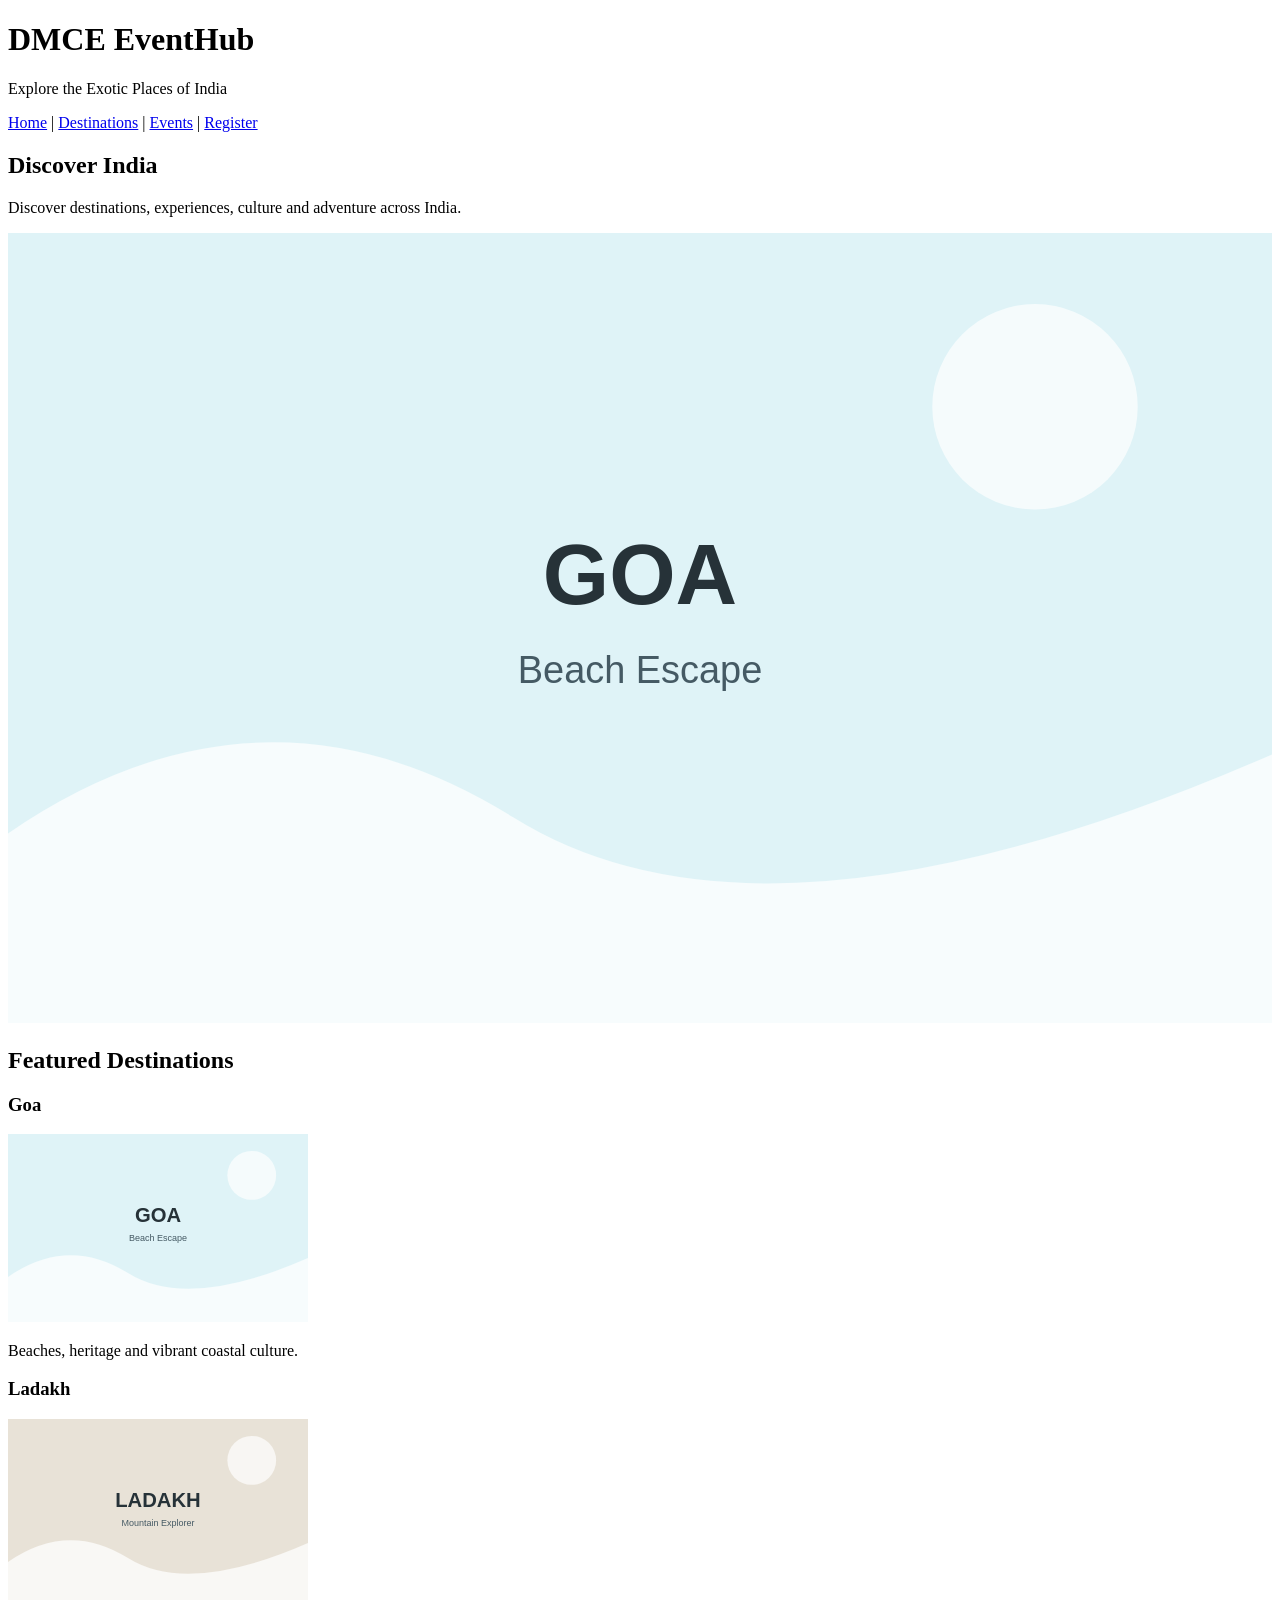
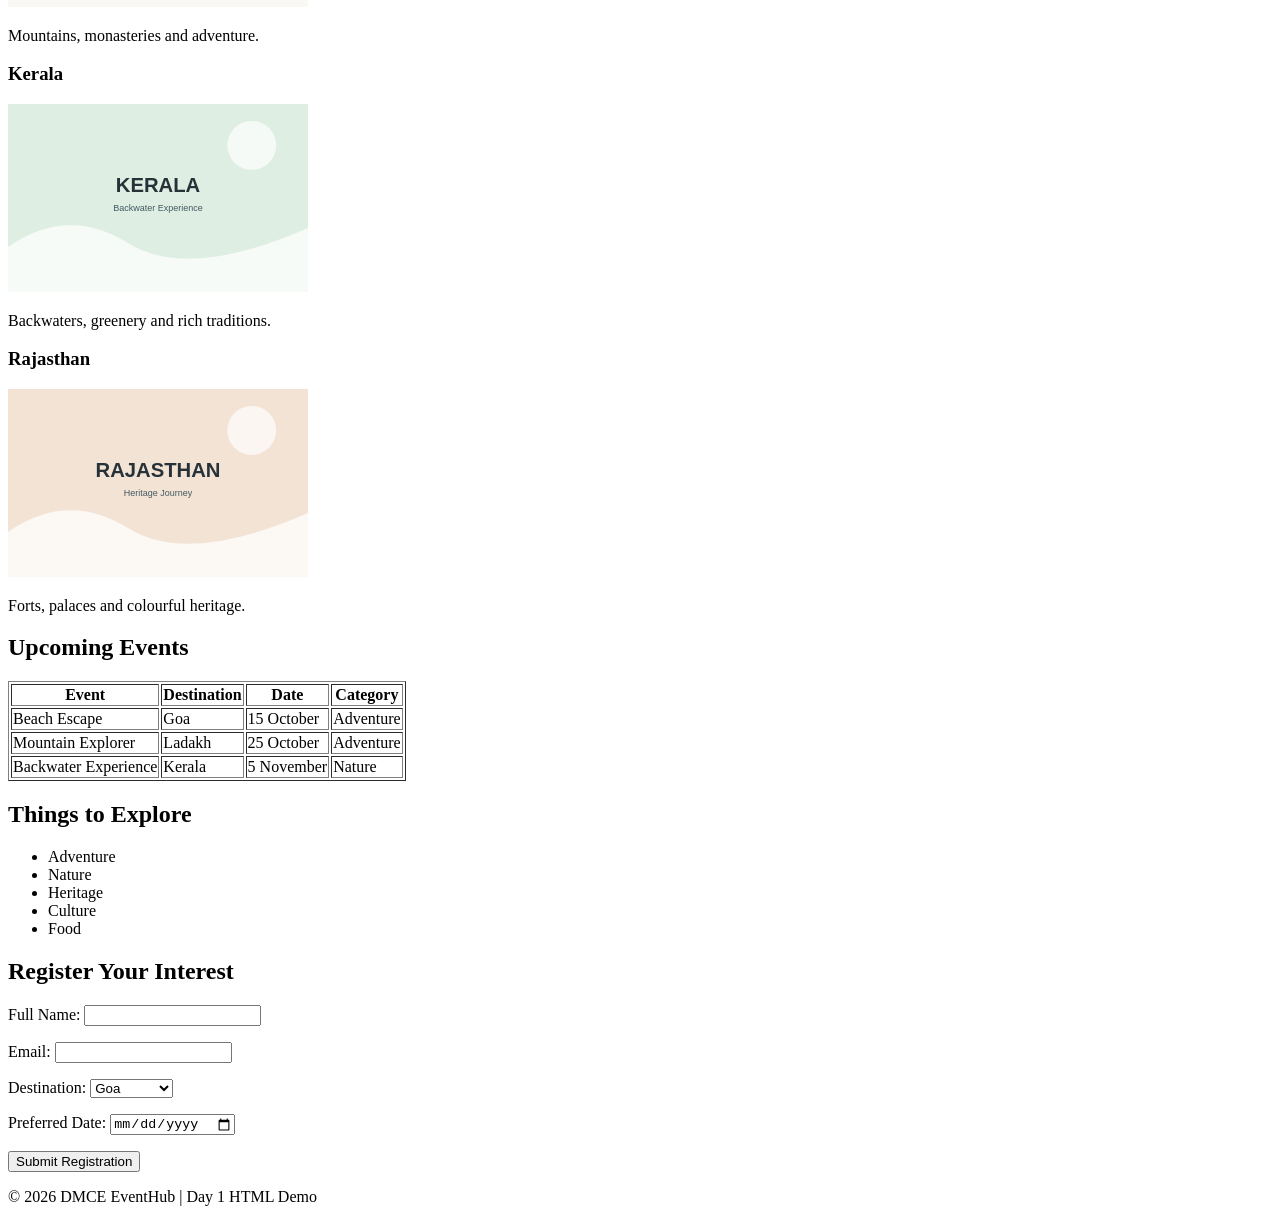
<file: Day1_HTML/index.html>
<!DOCTYPE html>
<html lang="en">
<head>
  <meta charset="UTF-8">
  <meta name="viewport" content="width=device-width, initial-scale=1.0">
  <title>DMCE EventHub | Day 1 HTML</title>
</head>
<body>
  <header>
    <h1>DMCE EventHub</h1>
    <p>Explore the Exotic Places of India</p>
  </header>

  <nav>
    <a href="#home">Home</a> |
    <a href="#destinations">Destinations</a> |
    <a href="#events">Events</a> |
    <a href="#register">Register</a>
  </nav>

  <main>
    <section id="home">
      <h2>Discover India</h2>
      <p>Discover destinations, experiences, culture and adventure across India.</p>
      <img src="images/goa.svg" alt="Illustration representing Goa">
    </section>

    <section id="destinations">
      <h2>Featured Destinations</h2>

      <article>
        <h3>Goa</h3>
        <img src="images/goa.svg" alt="Goa destination illustration" width="300">
        <p>Beaches, heritage and vibrant coastal culture.</p>
      </article>

      <article>
        <h3>Ladakh</h3>
        <img src="images/ladakh.svg" alt="Ladakh destination illustration" width="300">
        <p>Mountains, monasteries and adventure.</p>
      </article>

      <article>
        <h3>Kerala</h3>
        <img src="images/kerala.svg" alt="Kerala destination illustration" width="300">
        <p>Backwaters, greenery and rich traditions.</p>
      </article>

      <article>
        <h3>Rajasthan</h3>
        <img src="images/rajasthan.svg" alt="Rajasthan destination illustration" width="300">
        <p>Forts, palaces and colourful heritage.</p>
      </article>
    </section>

    <section id="events">
      <h2>Upcoming Events</h2>
      <table border="1">
        <thead>
          <tr><th>Event</th><th>Destination</th><th>Date</th><th>Category</th></tr>
        </thead>
        <tbody>
          <tr><td>Beach Escape</td><td>Goa</td><td>15 October</td><td>Adventure</td></tr>
          <tr><td>Mountain Explorer</td><td>Ladakh</td><td>25 October</td><td>Adventure</td></tr>
          <tr><td>Backwater Experience</td><td>Kerala</td><td>5 November</td><td>Nature</td></tr>
        </tbody>
      </table>
    </section>

    <section>
      <h2>Things to Explore</h2>
      <ul>
        <li>Adventure</li><li>Nature</li><li>Heritage</li><li>Culture</li><li>Food</li>
      </ul>
    </section>

    <section id="register">
      <h2>Register Your Interest</h2>
      <form>
        <p><label for="name">Full Name:</label> <input id="name" type="text" required></p>
        <p><label for="email">Email:</label> <input id="email" type="email" required></p>
        <p>
          <label for="destination">Destination:</label>
          <select id="destination">
            <option>Goa</option><option>Ladakh</option><option>Kerala</option><option>Rajasthan</option>
          </select>
        </p>
        <p><label for="date">Preferred Date:</label> <input id="date" type="date"></p>
        <button type="submit">Submit Registration</button>
      </form>
    </section>
  </main>

  <footer><p>© 2026 DMCE EventHub | Day 1 HTML Demo</p></footer>
</body>
</html>
</file>
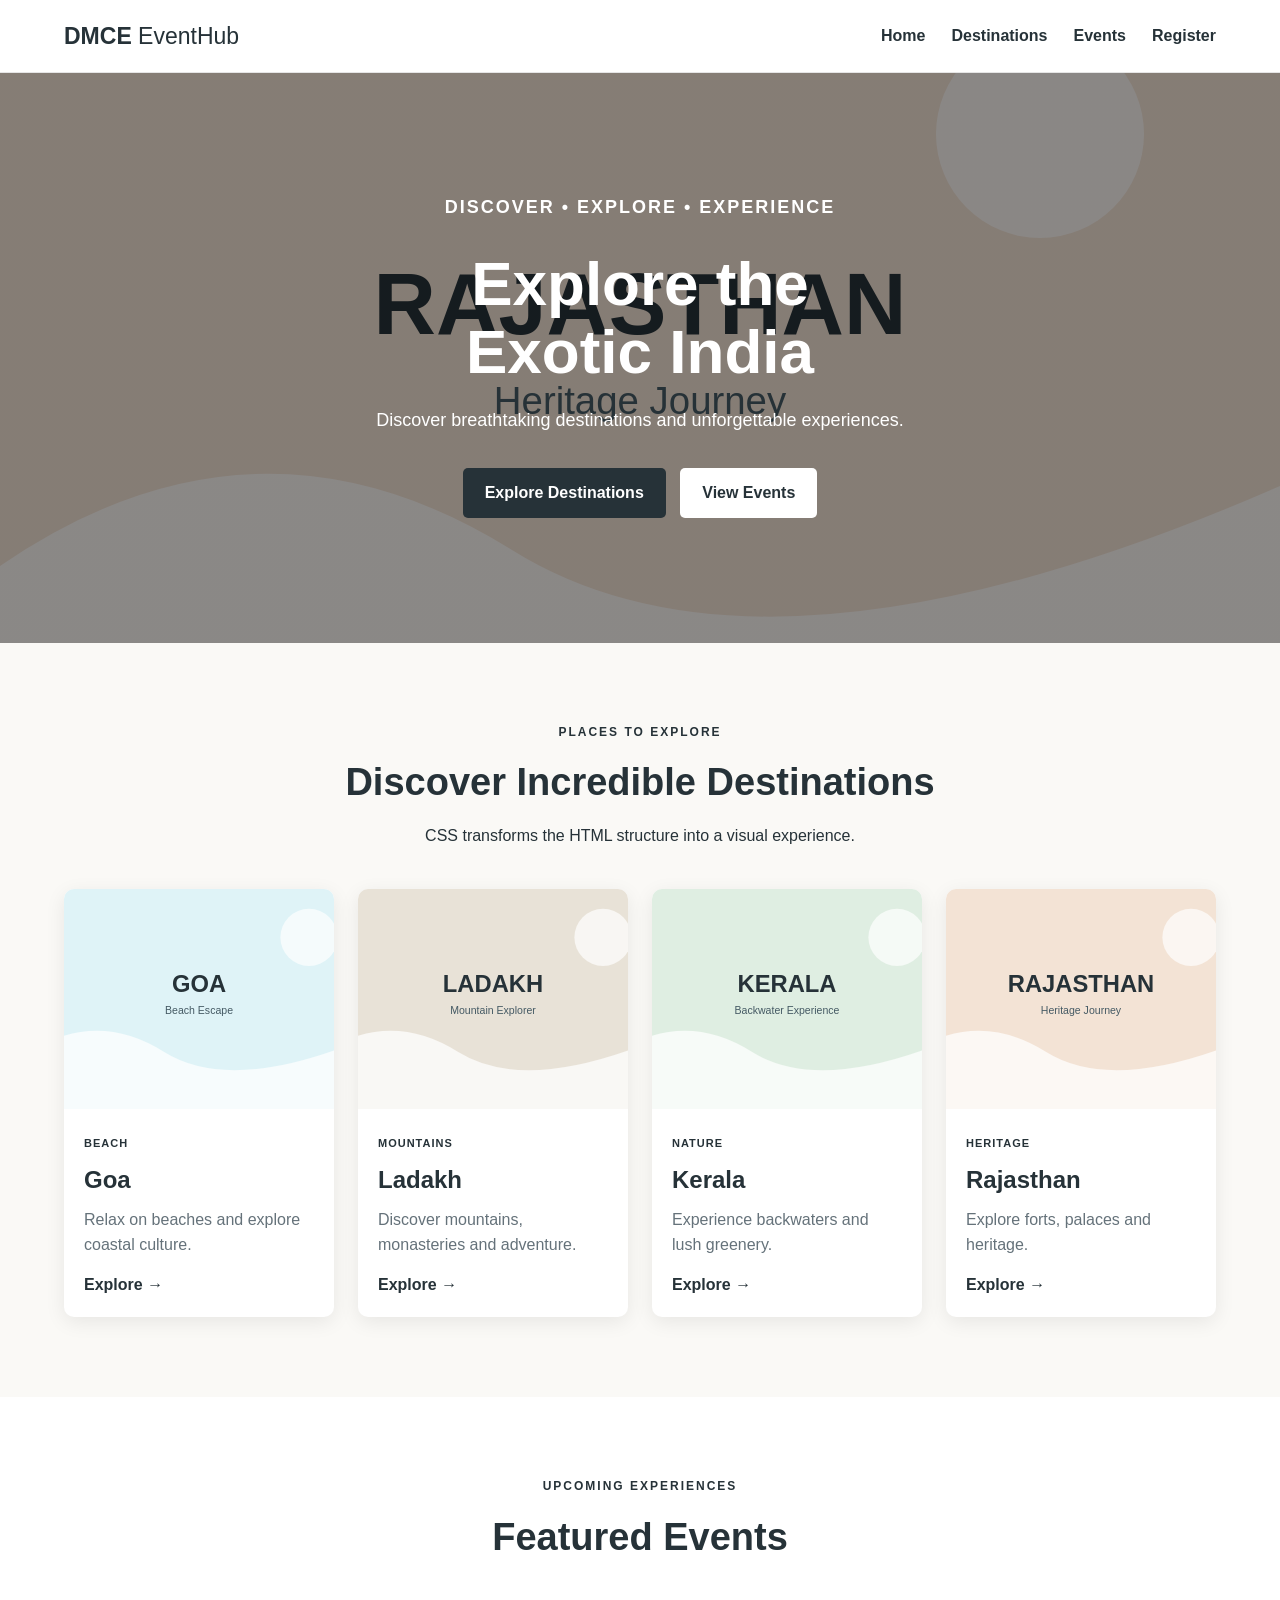
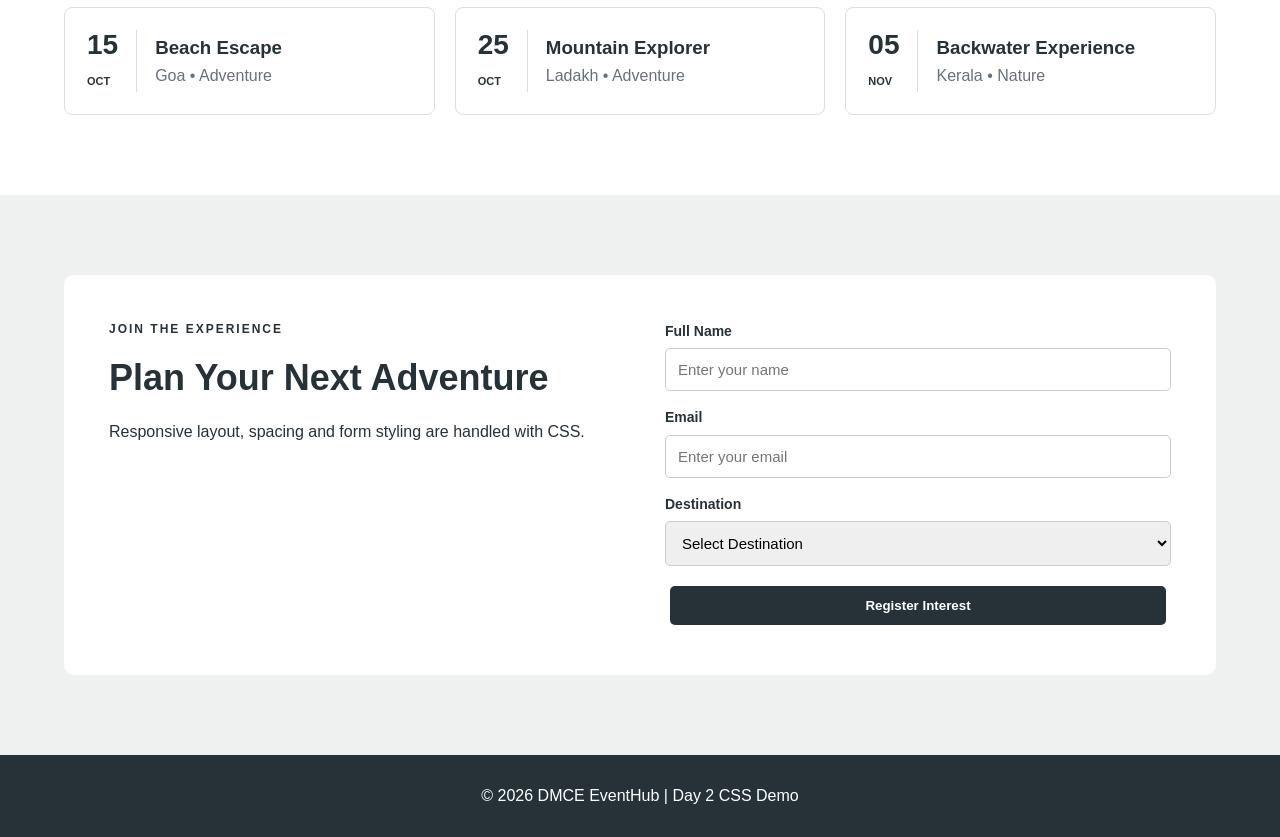
<file: Day2_CSS/index.html>
<!DOCTYPE html>
<html lang="en">
<head>
  <meta charset="UTF-8">
  <meta name="viewport" content="width=device-width, initial-scale=1.0">
  <title>DMCE EventHub | Day 2 CSS</title>
  <link rel="stylesheet" href="css/style.css">
</head>
<body>
<header class="site-header">
  <div class="container header-content">
    <div class="logo"><strong>DMCE</strong> EventHub</div>
    <nav>
      <a href="#home">Home</a><a href="#destinations">Destinations</a>
      <a href="#events">Events</a><a href="#register">Register</a>
    </nav>
  </div>
</header>

<section id="home" class="hero">
  <div class="hero-content">
    <p class="eyebrow">DISCOVER • EXPLORE • EXPERIENCE</p>
    <h1>Explore the <span>Exotic India</span></h1>
    <p>Discover breathtaking destinations and unforgettable experiences.</p>
    <a class="btn primary" href="#destinations">Explore Destinations</a>
    <a class="btn secondary" href="#events">View Events</a>
  </div>
</section>

<section id="destinations" class="section">
  <div class="container">
    <div class="section-heading">
      <p class="eyebrow">PLACES TO EXPLORE</p>
      <h2>Discover Incredible Destinations</h2>
      <p>CSS transforms the HTML structure into a visual experience.</p>
    </div>

    <div class="destination-grid">
      <article class="card"><img src="images/goa.svg" alt="Goa"><div class="card-body"><span>BEACH</span><h3>Goa</h3><p>Relax on beaches and explore coastal culture.</p><a href="#register">Explore →</a></div></article>
      <article class="card"><img src="images/ladakh.svg" alt="Ladakh"><div class="card-body"><span>MOUNTAINS</span><h3>Ladakh</h3><p>Discover mountains, monasteries and adventure.</p><a href="#register">Explore →</a></div></article>
      <article class="card"><img src="images/kerala.svg" alt="Kerala"><div class="card-body"><span>NATURE</span><h3>Kerala</h3><p>Experience backwaters and lush greenery.</p><a href="#register">Explore →</a></div></article>
      <article class="card"><img src="images/rajasthan.svg" alt="Rajasthan"><div class="card-body"><span>HERITAGE</span><h3>Rajasthan</h3><p>Explore forts, palaces and heritage.</p><a href="#register">Explore →</a></div></article>
    </div>
  </div>
</section>

<section id="events" class="section events">
  <div class="container">
    <div class="section-heading"><p class="eyebrow">UPCOMING EXPERIENCES</p><h2>Featured Events</h2></div>
    <div class="event-grid">
      <div class="event"><strong>15<br><small>OCT</small></strong><div><h3>Beach Escape</h3><p>Goa • Adventure</p></div></div>
      <div class="event"><strong>25<br><small>OCT</small></strong><div><h3>Mountain Explorer</h3><p>Ladakh • Adventure</p></div></div>
      <div class="event"><strong>05<br><small>NOV</small></strong><div><h3>Backwater Experience</h3><p>Kerala • Nature</p></div></div>
    </div>
  </div>
</section>

<section id="register" class="section register">
  <div class="container register-box">
    <div><p class="eyebrow">JOIN THE EXPERIENCE</p><h2>Plan Your Next Adventure</h2><p>Responsive layout, spacing and form styling are handled with CSS.</p></div>
    <form>
      <label>Full Name<input type="text" placeholder="Enter your name"></label>
      <label>Email<input type="email" placeholder="Enter your email"></label>
      <label>Destination<select><option>Select Destination</option><option>Goa</option><option>Ladakh</option><option>Kerala</option><option>Rajasthan</option></select></label>
      <button class="btn primary" type="submit">Register Interest</button>
    </form>
  </div>
</section>

<footer><p>© 2026 DMCE EventHub | Day 2 CSS Demo</p></footer>
</body>
</html>
</file>
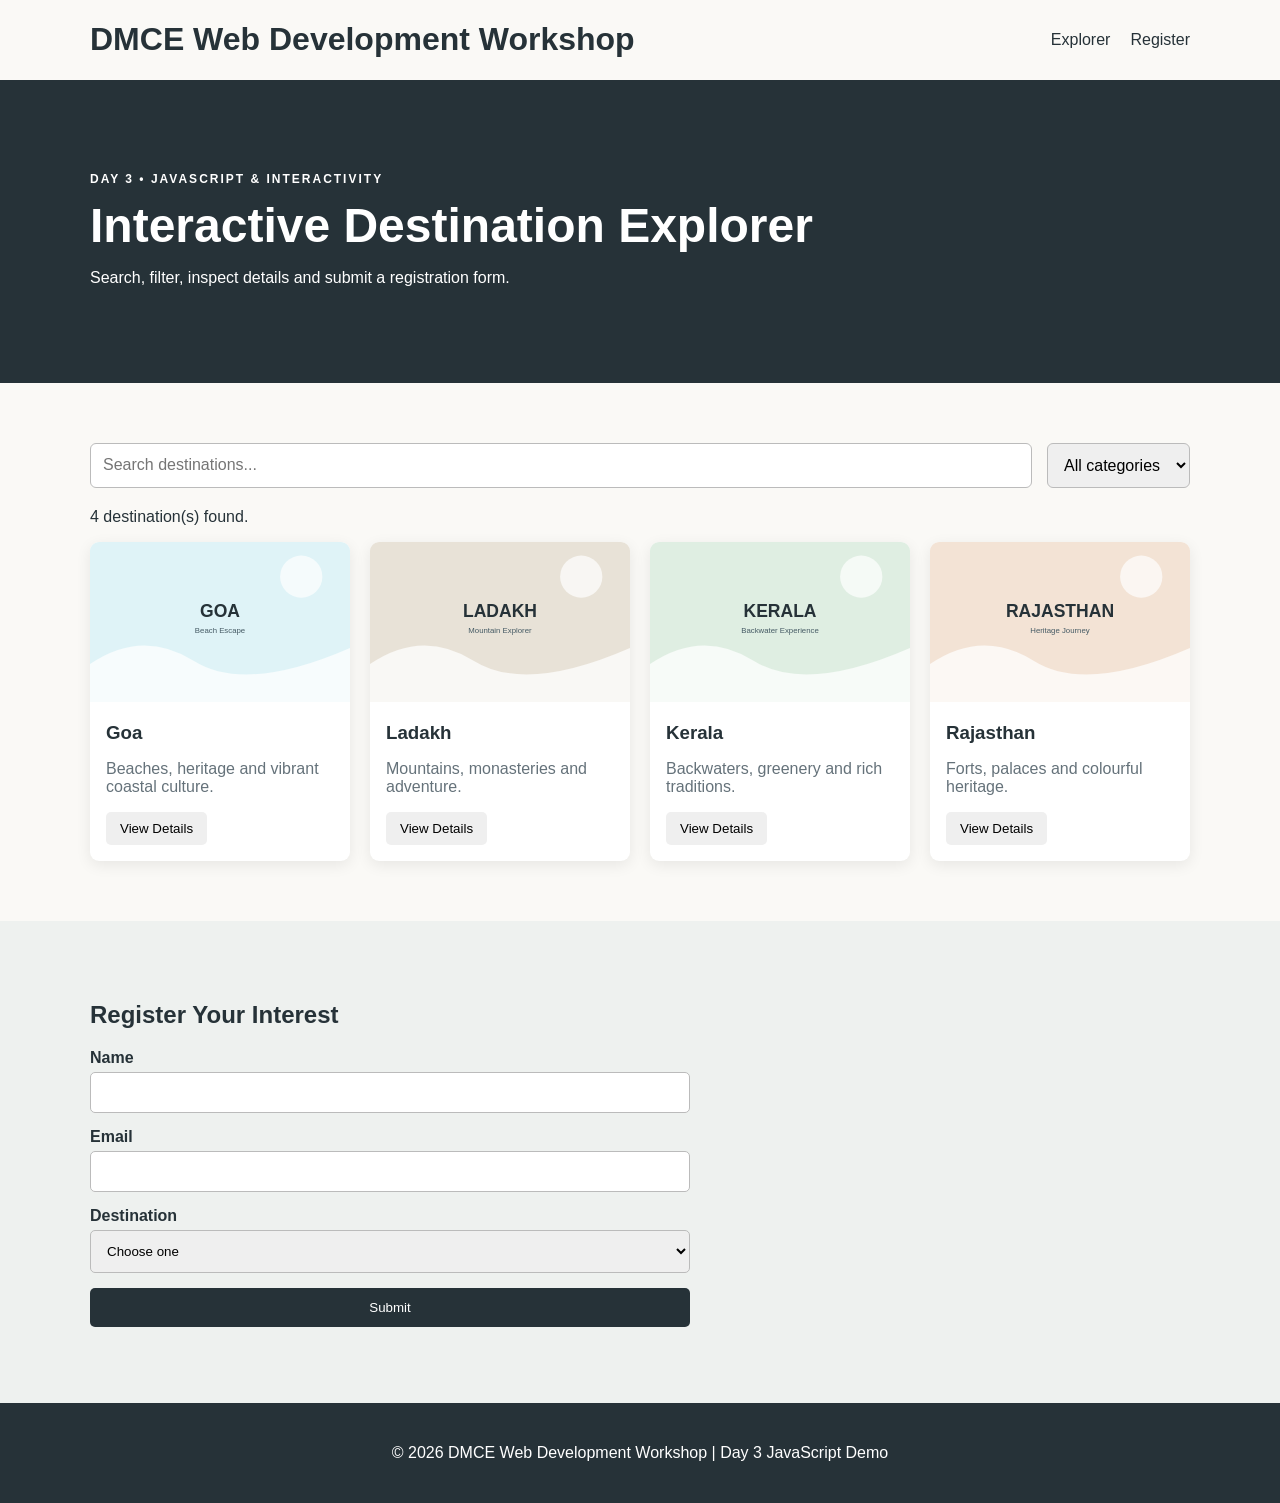
<file: Day3_JavaScript/index.html>
<!DOCTYPE html>
<html lang="en">
<head>
  <meta charset="UTF-8">
  <meta name="viewport" content="width=device-width, initial-scale=1.0">
  <title>DMCE Web Development Workshop | Day 3 JavaScript Demo by trainer</title>
  <link rel="stylesheet" href="css/style.css">
</head>
<body>
<header><div class="container header"><h1>DMCE Web Development Workshop</h1><nav><a href="#explorer">Explorer</a><a href="#register">Register</a></nav></div></header>

<main>
<section class="hero"><div class="container"><p class="eyebrow">DAY 3 • JAVASCRIPT & INTERACTIVITY</p><h2>Interactive Destination Explorer</h2><p>Search, filter, inspect details and submit a registration form.</p></div></section>

<section id="explorer" class="container section">
  <div class="controls">
    <input id="searchInput" type="search" placeholder="Search destinations...">
    <select id="categoryFilter">
      <option value="all">All categories</option>
      <option value="beach">Beach</option>
      <option value="mountains">Mountains</option>
      <option value="nature">Nature</option>
      <option value="heritage">Heritage</option>
    </select>
  </div>

  <p id="resultCount"></p>
  <div id="destinationGrid" class="grid"></div>
</section>

<section id="register" class="section alt">
  <div class="container">
    <h2>Register Your Interest</h2>
    <form id="registrationForm" class="form">
      <label>Name<input id="name" required></label>
      <label>Email<input id="email" type="email" required></label>
      <label>Destination<select id="destination" required><option value="">Choose one</option><option>Goa</option><option>Ladakh</option><option>Kerala</option><option>Rajasthan</option></select></label>
      <button type="submit">Submit</button>
    </form>
    <p id="formMessage" class="message"></p>
  </div>
</section>
</main>

<div id="modal" class="modal hidden">
  <div class="modal-card">
    <button id="closeModal" class="close">×</button>
    <h2 id="modalTitle"></h2>
    <p id="modalText"></p>
  </div>
</div>

<footer><p>© 2026 DMCE Web Development Workshop | Day 3 JavaScript Demo</p></footer>
<script src="js/script.js"></script>
</body>
</html>
</file>
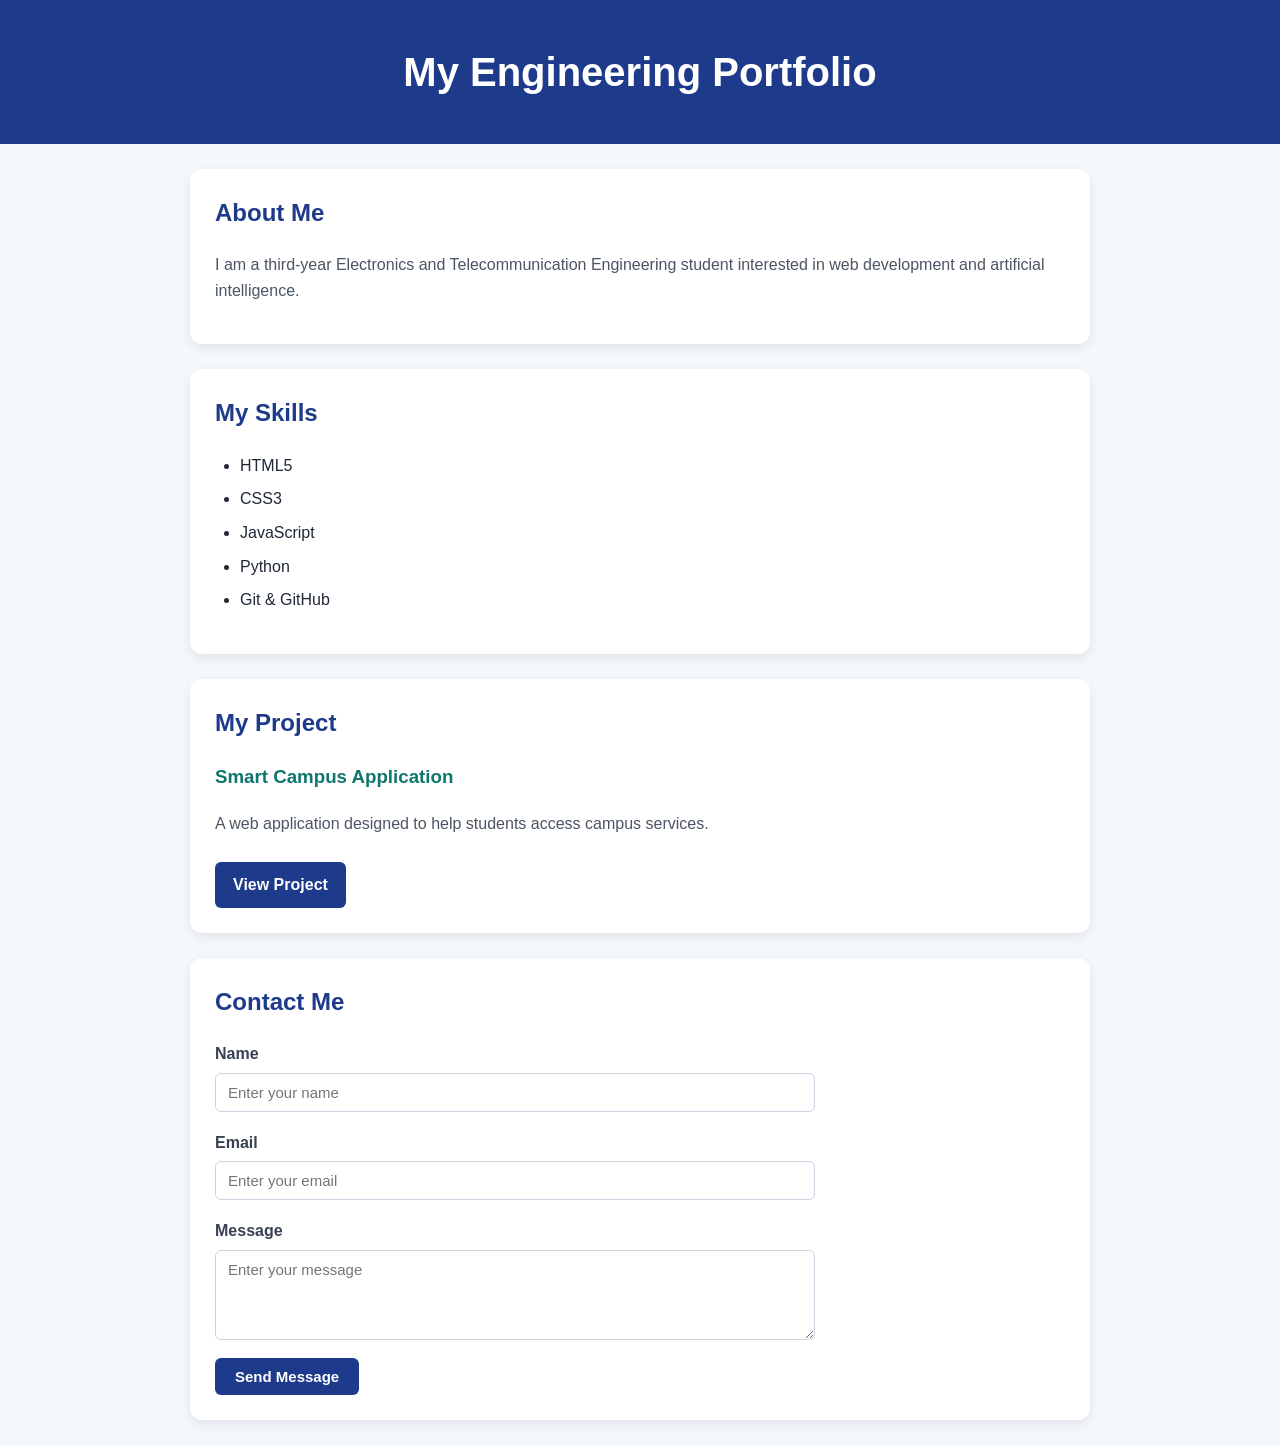
<file: Day4_Git_GitHubDemo/index.html>
<!DOCTYPE html>
<html lang="en">

<head>
    <meta charset="UTF-8">
    <meta name="viewport" content="width=device-width, initial-scale=1.0">

    <title>My Engineering Portfolio</title>

    <link rel="stylesheet" href="css/style.css">
</head>

<body>

    <!-- Page Header -->

    <h1>My Engineering Portfolio</h1>


    <!-- About Me -->

    <section>

        <h2>About Me</h2>

        <p>
            I am a third-year Electronics and Telecommunication Engineering
            student interested in web development and artificial intelligence.
        </p>

    </section>


    <!-- My Skills -->

    <section>

        <h2>My Skills</h2>

        <ul>
            <li>HTML5</li>
            <li>CSS3</li>
            <li>JavaScript</li>
            <li>Python</li>
            <li>Git &amp; GitHub</li>
        </ul>

    </section>


   <!-- My Project -->

<section>

    <h2>My Project</h2>

    <h3>Smart Campus Application</h3>

    <p>
        A web application designed to help students access campus services.
    </p>

    <a href="#" class="project-link" id="projectLink">
        View Project
    </a>

    <p id="projectDetails" class="project-details">
        The Smart Campus Application helps students access campus
        information, events, notices and other campus services from
        one place.
    </p>

</section>


    <!-- Contact Me -->

<section>

    <h2>Contact Me</h2>

    <form id="contactForm">

        <div class="form-group">
            <label for="name">Name</label>
            <input type="text" id="name" name="name" placeholder="Enter your name">
        </div>

        <div class="form-group">
            <label for="email">Email</label>
            <input type="email" id="email" name="email" placeholder="Enter your email">
        </div>

        <div class="form-group">
            <label for="message">Message</label>
            <textarea id="message" name="message" rows="4"
                placeholder="Enter your message"></textarea>
        </div>

        <button type="submit">Send Message</button>

    </form>

</section>

<script src="js/app.js"></script>


</body>

</html>
</file>
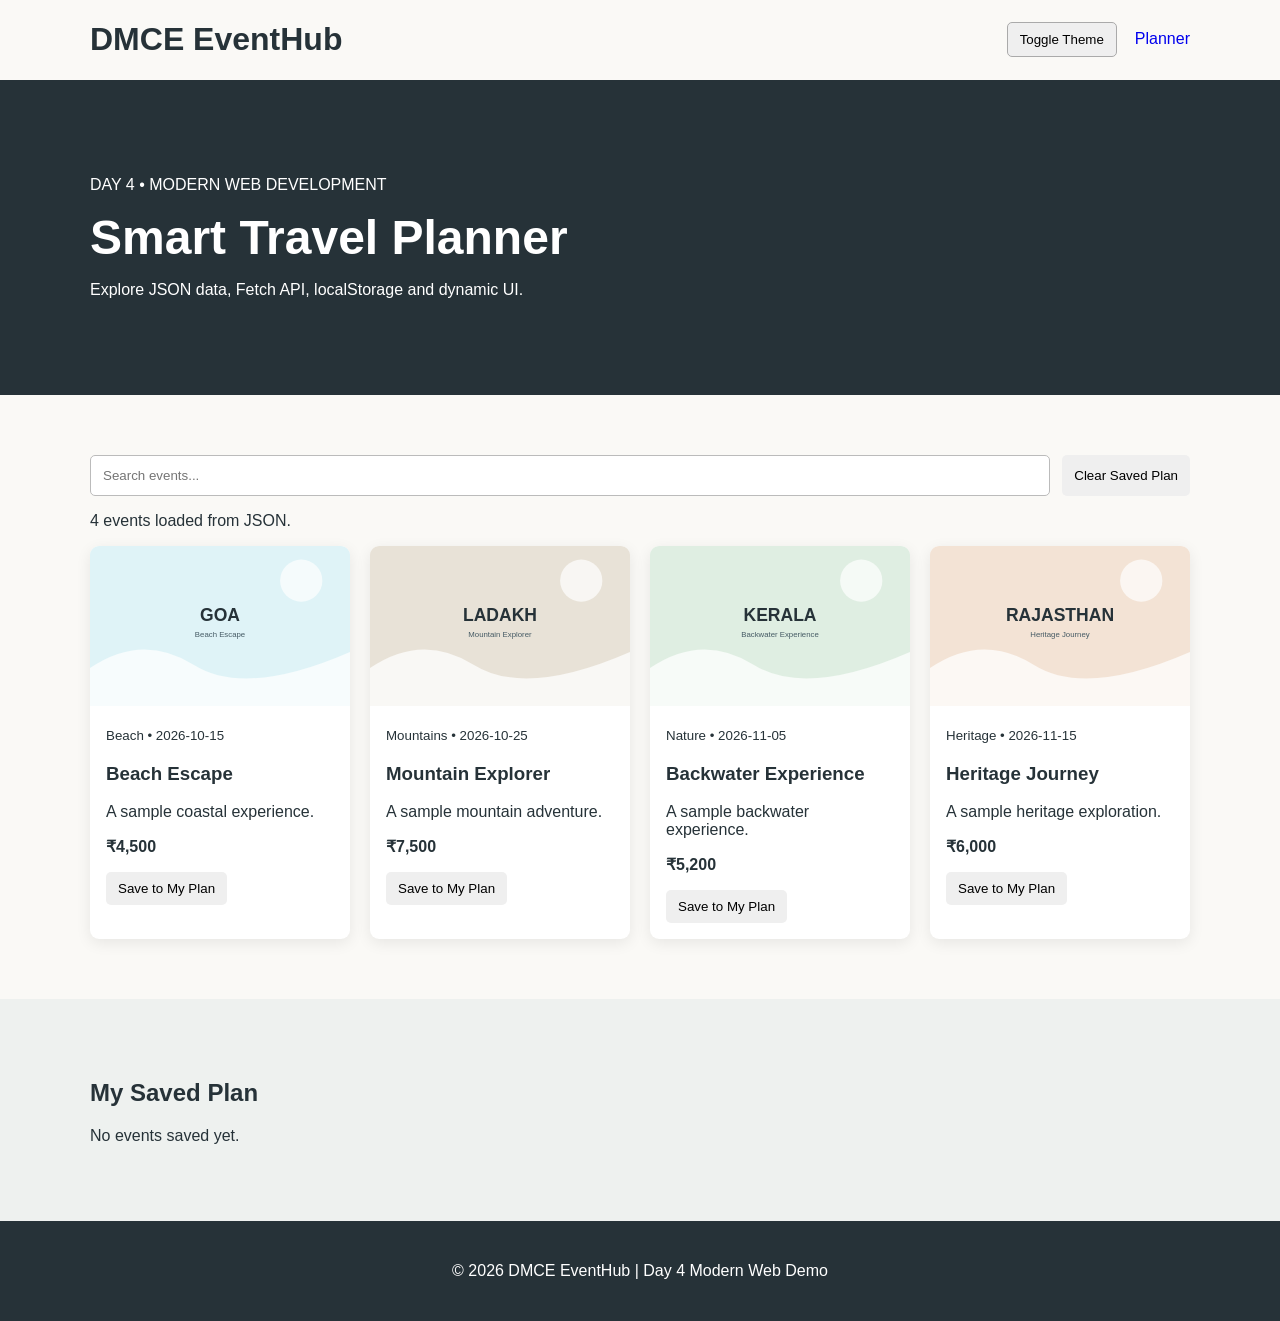
<file: Day4_ModernWeb/index.html>
<!DOCTYPE html>
<html lang="en">
<head>
<meta charset="UTF-8"><meta name="viewport" content="width=device-width, initial-scale=1.0">
<title>DMCE EventHub | Day 4 Modern Web</title><link rel="stylesheet" href="css/style.css">
</head>
<body>
<header><div class="container nav"><h1>DMCE EventHub</h1><div><button id="themeBtn">Toggle Theme</button><a href="#planner">Planner</a></div></div></header>

<section class="hero"><div class="container"><p>DAY 4 • MODERN WEB DEVELOPMENT</p><h2>Smart Travel Planner</h2><p>Explore JSON data, Fetch API, localStorage and dynamic UI.</p></div></section>

<main id="planner" class="container section">
  <div class="toolbar">
    <input id="search" placeholder="Search events...">
    <button id="clearPlan">Clear Saved Plan</button>
  </div>
  <p id="status"></p>
  <div id="eventList" class="grid"></div>
</main>

<section class="alt section"><div class="container"><h2>My Saved Plan</h2><div id="savedPlan"></div></div></section>

<footer><p>© 2026 DMCE EventHub | Day 4 Modern Web Demo</p></footer>
<script src="js/app.js"></script>
</body>
</html>
</file>
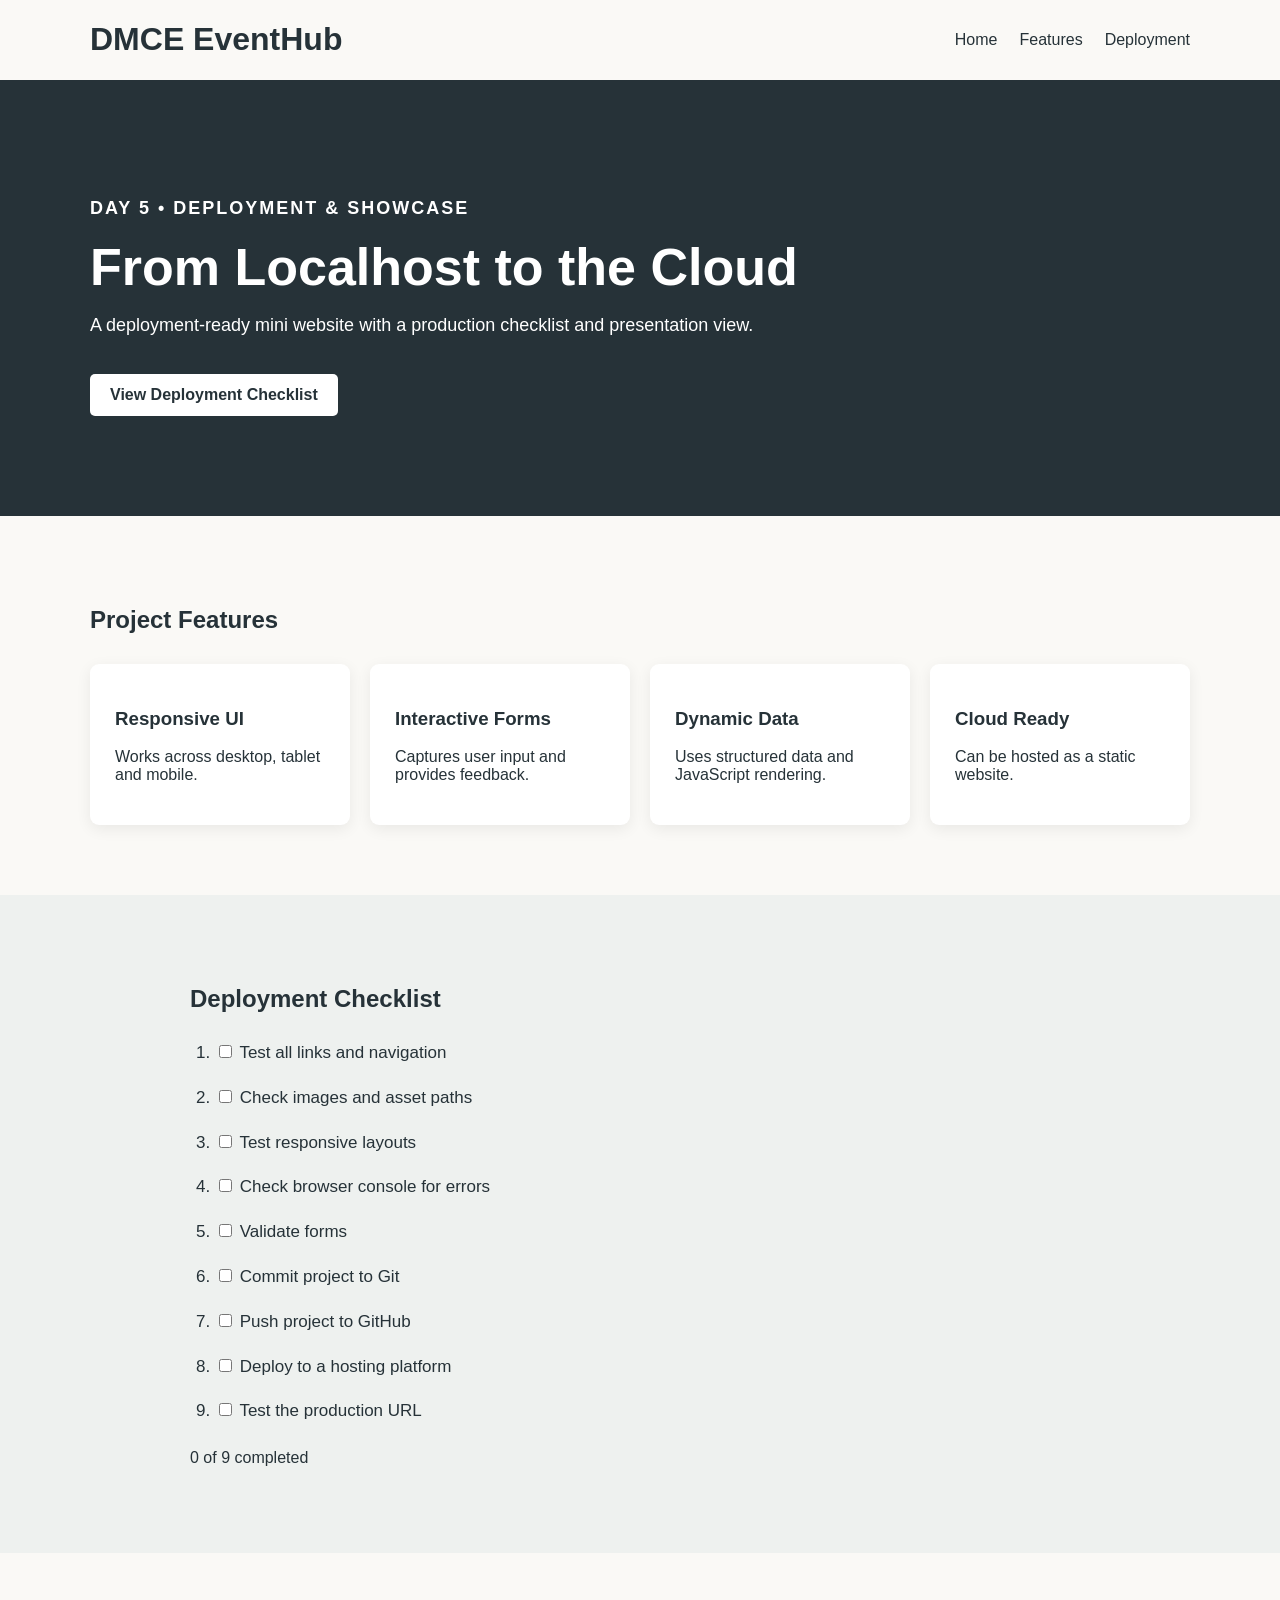
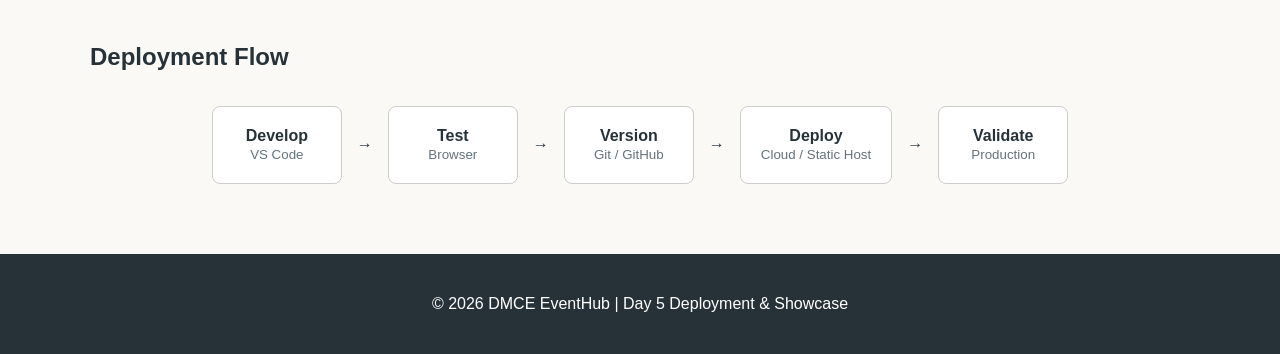
<file: Day5_Deployment/index.html>
<!DOCTYPE html>
<html lang="en">
<head>
<meta charset="UTF-8"><meta name="viewport" content="width=device-width, initial-scale=1.0">
<title>DMCE EventHub | Day 5 Final Showcase</title>
<link rel="stylesheet" href="css/style.css">
</head>
<body>
<header><div class="container nav"><h1>DMCE EventHub</h1><nav><a href="#home">Home</a><a href="#features">Features</a><a href="#checklist">Deployment</a></nav></div></header>

<section id="home" class="hero"><div class="container"><p class="eyebrow">DAY 5 • DEPLOYMENT & SHOWCASE</p><h2>From Localhost to the Cloud</h2><p>A deployment-ready mini website with a production checklist and presentation view.</p><a class="btn" href="#checklist">View Deployment Checklist</a></div></section>

<section id="features" class="section container">
<h2>Project Features</h2>
<div class="grid">
  <article><h3>Responsive UI</h3><p>Works across desktop, tablet and mobile.</p></article>
  <article><h3>Interactive Forms</h3><p>Captures user input and provides feedback.</p></article>
  <article><h3>Dynamic Data</h3><p>Uses structured data and JavaScript rendering.</p></article>
  <article><h3>Cloud Ready</h3><p>Can be hosted as a static website.</p></article>
</div>
</section>

<section id="checklist" class="section alt">
<div class="container">
<h2>Deployment Checklist</h2>
<ol id="checklistList">
<li><label><input type="checkbox"> Test all links and navigation</label></li>
<li><label><input type="checkbox"> Check images and asset paths</label></li>
<li><label><input type="checkbox"> Test responsive layouts</label></li>
<li><label><input type="checkbox"> Check browser console for errors</label></li>
<li><label><input type="checkbox"> Validate forms</label></li>
<li><label><input type="checkbox"> Commit project to Git</label></li>
<li><label><input type="checkbox"> Push project to GitHub</label></li>
<li><label><input type="checkbox"> Deploy to a hosting platform</label></li>
<li><label><input type="checkbox"> Test the production URL</label></li>
</ol>
<p id="progress">0 of 9 completed</p>
</div>
</section>

<section class="section container">
<h2>Deployment Flow</h2>
<div class="flow">
<div>Develop<br><small>VS Code</small></div><span>→</span>
<div>Test<br><small>Browser</small></div><span>→</span>
<div>Version<br><small>Git / GitHub</small></div><span>→</span>
<div>Deploy<br><small>Cloud / Static Host</small></div><span>→</span>
<div>Validate<br><small>Production</small></div>
</div>
</section>

<footer><p>© 2026 DMCE EventHub | Day 5 Deployment & Showcase</p></footer>
<script src="js/app.js"></script>
</body>
</html>
</file>
<file: Day2_CSS/css/style.css>
*{box-sizing:border-box;margin:0;padding:0}
html{scroll-behavior:smooth}
body{font-family:Arial,Helvetica,sans-serif;line-height:1.6;color:#263238;background:#faf9f6}
img{width:100%;display:block}
a{text-decoration:none;color:inherit}
.container{width:90%;max-width:1200px;margin:auto}
.section{padding:80px 0}
.site-header{background:white;border-bottom:1px solid #e5e5e5;position:sticky;top:0;z-index:10}
.header-content{min-height:72px;display:flex;align-items:center;justify-content:space-between}
.logo{font-size:23px}
nav{display:flex;gap:26px;flex-wrap:wrap}
nav a{font-weight:600}
nav a:hover{opacity:.6}
.hero{min-height:570px;display:flex;align-items:center;text-align:center;background:linear-gradient(rgba(0,0,0,.45),rgba(0,0,0,.45)),url("../images/rajasthan.svg") center/cover}
.hero-content{width:90%;max-width:800px;margin:auto;color:white}
.eyebrow{font-size:12px;font-weight:700;letter-spacing:2px;margin-bottom:10px}
.hero h1{font-size:62px;line-height:1.1;margin-bottom:20px}
.hero h1 span{display:block}
.hero p{font-size:18px;margin-bottom:28px}
.btn{display:inline-block;padding:12px 22px;border-radius:5px;font-weight:700;margin:5px;border:0;cursor:pointer}
.primary{background:#263238;color:white}
.secondary{background:white;color:#263238}
.section-heading{text-align:center;max-width:720px;margin:0 auto 40px}
.section-heading h2{font-size:38px;margin-bottom:10px}
.destination-grid{display:grid;grid-template-columns:repeat(4,1fr);gap:24px}
.card{background:white;border-radius:10px;overflow:hidden;box-shadow:0 5px 20px rgba(0,0,0,.08);transition:.3s}
.card:hover{transform:translateY(-6px)}
.card img{height:220px;object-fit:cover}
.card-body{padding:20px}
.card-body span{font-size:11px;font-weight:700;letter-spacing:1px}
.card-body h3{font-size:24px;margin:7px 0}
.card-body p{color:#65727a;margin-bottom:14px}
.card-body a{font-weight:700}
.events{background:white}
.event-grid{display:grid;grid-template-columns:repeat(3,1fr);gap:20px}
.event{display:flex;gap:18px;align-items:center;border:1px solid #ddd;border-radius:8px;padding:22px}
.event>strong{font-size:28px;line-height:1.1;border-right:1px solid #ddd;padding-right:18px}
.event small{font-size:11px}
.event p{color:#65727a}
.register{background:#eef1ef}
.register-box{background:white;padding:45px;border-radius:10px;display:grid;grid-template-columns:1fr 1fr;gap:50px}
.register-box h2{font-size:36px;margin-bottom:12px}
form{display:flex;flex-direction:column;gap:15px}
label{font-weight:600;font-size:14px}
input,select{display:block;width:100%;margin-top:6px;padding:12px;border:1px solid #ccc;border-radius:5px;font-size:15px}
footer{background:#263238;color:white;text-align:center;padding:28px}
@media(max-width:900px){.destination-grid{grid-template-columns:repeat(2,1fr)}.event-grid,.register-box{grid-template-columns:1fr}.hero h1{font-size:50px}}
@media(max-width:600px){.header-content{flex-direction:column;padding:15px 0;gap:12px}.destination-grid{grid-template-columns:1fr}.hero h1{font-size:40px}.hero{min-height:500px}.register-box{padding:28px 20px}.section{padding:55px 0}}
</file>
<file: Day3_JavaScript/css/style.css>
*{box-sizing:border-box}body{margin:0;font-family:Arial,sans-serif;color:#263238;background:#faf9f6}a{text-decoration:none;color:inherit}.container{width:90%;max-width:1100px;margin:auto}.header{min-height:70px;display:flex;align-items:center;justify-content:space-between}.header nav{display:flex;gap:20px}.hero{background:#263238;color:white;padding:80px 0}.hero h2{font-size:48px;margin:10px 0}.eyebrow{font-size:12px;letter-spacing:2px;font-weight:bold}.section{padding:60px 0}.controls{display:flex;gap:15px;margin-bottom:20px}.controls input,.controls select{padding:12px;border:1px solid #bbb;border-radius:6px;font-size:16px}.controls input{flex:1}.grid{display:grid;grid-template-columns:repeat(4,1fr);gap:20px}.card{background:white;border-radius:9px;overflow:hidden;box-shadow:0 4px 15px rgba(0,0,0,.08)}.card img{width:100%;height:160px;object-fit:cover}.card-body{padding:16px}.card-body h3{margin:0 0 8px}.card-body p{color:#65727a}.card-body button{padding:9px 14px;border:0;border-radius:5px;cursor:pointer}.alt{background:#eef1ef}.form{max-width:600px;display:grid;gap:15px;margin-top:20px}.form label{font-weight:bold}.form input,.form select{display:block;width:100%;margin-top:5px;padding:12px;border:1px solid #bbb;border-radius:5px}.form button{padding:12px;border:0;border-radius:5px;background:#263238;color:white;cursor:pointer}.message{font-weight:bold}.modal{position:fixed;inset:0;background:rgba(0,0,0,.5);display:grid;place-items:center}.modal.hidden{display:none}.modal-card{background:white;padding:30px;border-radius:10px;width:min(90%,500px);position:relative}.close{position:absolute;right:12px;top:8px;border:0;background:none;font-size:28px;cursor:pointer}footer{background:#263238;color:white;text-align:center;padding:25px}@media(max-width:900px){.grid{grid-template-columns:repeat(2,1fr)}}@media(max-width:600px){.controls{flex-direction:column}.grid{grid-template-columns:1fr}.hero h2{font-size:36px}}
</file>
<file: Day4_Git_GitHubDemo/css/style.css>
/* ==================================================
   BASE
   ================================================== */

* {
    box-sizing: border-box;
}

body {
    margin: 0;
    font-family: Arial, sans-serif;
    line-height: 1.6;
    background-color: #f4f7fb;
    color: #1f2937;
}


/* ==================================================
   HEADER
   ================================================== */

h1 {
    margin: 0;
    padding: 40px 20px;
    text-align: center;
    background-color: #1e3a8a;
    color: white;
    font-size: 40px;
}


/* ==================================================
   CONTENT SECTIONS
   ================================================== */

section {
    max-width: 900px;
    margin: 25px auto;
    padding: 25px;
    background-color: white;
    border-radius: 12px;
    box-shadow: 0 4px 12px rgba(0, 0, 0, 0.08);
}

h2 {
    margin-top: 0;
    color: #1e3a8a;
}

h3 {
    color: #0f766e;
}

p {
    color: #4b5563;
}


/* ==================================================
   SKILLS
   ================================================== */

ul {
    padding-left: 25px;
}

li {
    margin-bottom: 8px;
}


/* ==================================================
   PROJECT LINK
   ================================================== */

.project-link {
    display: inline-block;
    margin-top: 10px;
    padding: 10px 18px;
    background-color: #1e3a8a;
    color: white;
    text-decoration: none;
    border-radius: 6px;
    font-weight: bold;
    transition: background-color 0.3s ease;
}

.project-link:hover {
    background-color: #0f766e;
}


/* ==================================================
   PROJECT DETAILS
   ================================================== */

.project-details {
    display: none;
    margin-top: 20px;
    padding: 15px;
    background-color: #f0fdfa;
    border-left: 4px solid #0f766e;
    border-radius: 6px;
}


/* ==================================================
   CONTACT FORM
   ================================================== */

#contactForm {
    max-width: 600px;
}

#contactForm .form-group {
    margin-bottom: 18px;
}

#contactForm .form-group label {
    display: block;
    margin-bottom: 6px;
    font-weight: bold;
    color: #374151;
}

#contactForm .form-group input,
#contactForm .form-group textarea {
    display: block;
    width: 100%;
    padding: 10px 12px;
    border: 1px solid #cbd5e1;
    border-radius: 6px;
    background-color: white;
    color: #1f2937;
    font-family: Arial, sans-serif;
    font-size: 15px;
}

#contactForm .form-group input:focus,
#contactForm .form-group textarea:focus {
    outline: none;
    border-color: #1e3a8a;
    box-shadow: 0 0 0 2px rgba(30, 58, 138, 0.1);
}

#contactForm button {
    padding: 10px 20px;
    border: none;
    border-radius: 6px;
    background-color: #1e3a8a;
    color: white;
    font-size: 15px;
    font-weight: bold;
    cursor: pointer;
}

#contactForm button:hover {
    background-color: #0f766e;
}


/* ==================================================
   RESPONSIVE DESIGN
   ================================================== */

@media (max-width: 600px) {

    h1 {
        font-size: 30px;
        padding: 30px 15px;
    }

    section {
        margin: 15px;
        padding: 20px;
    }

    .project-link {
        width: 100%;
        text-align: center;
    }

    #contactForm .form-group input,
    #contactForm .form-group textarea {
        width: 100%;
    }
}
</file>
<file: Day4_ModernWeb/css/style.css>
*{box-sizing:border-box}body{margin:0;font-family:Arial,sans-serif;color:#263238;background:#faf9f6;transition:.2s}body.dark{background:#20272b;color:#f5f5f5}a{text-decoration:none;margin-left:18px}.container{width:90%;max-width:1100px;margin:auto}.nav{min-height:70px;display:flex;justify-content:space-between;align-items:center}.nav button{padding:9px 12px;border:1px solid #aaa;border-radius:5px;cursor:pointer}.hero{background:#263238;color:white;padding:80px 0}.hero h2{font-size:48px;margin:10px 0}.section{padding:60px 0}.toolbar{display:flex;gap:12px;margin-bottom:15px}.toolbar input{flex:1;padding:12px;border:1px solid #bbb;border-radius:5px}.toolbar button{padding:12px;border:0;border-radius:5px;cursor:pointer}.grid{display:grid;grid-template-columns:repeat(4,1fr);gap:20px}.card{background:white;color:#263238;border-radius:9px;overflow:hidden;box-shadow:0 4px 15px rgba(0,0,0,.08)}.dark .card{background:#2c353a;color:#fff}.card img{height:160px;width:100%;object-fit:cover}.card-body{padding:16px}.card-body button{padding:9px 12px;border:0;border-radius:5px;cursor:pointer}.alt{background:#eef1ef}.dark .alt{background:#182024}.saved{padding:10px 0;border-bottom:1px solid #bbb}.remove{margin-left:10px}.error{padding:15px;border:1px solid #b55}footer{background:#263238;color:white;text-align:center;padding:25px}@media(max-width:900px){.grid{grid-template-columns:repeat(2,1fr)}}@media(max-width:600px){.toolbar{flex-direction:column}.grid{grid-template-columns:1fr}.hero h2{font-size:36px}}
</file>
<file: Day5_Deployment/css/style.css>
*{box-sizing:border-box}html{scroll-behavior:smooth}body{margin:0;font-family:Arial,sans-serif;color:#263238;background:#faf9f6}a{text-decoration:none;color:inherit}.container{width:90%;max-width:1100px;margin:auto}.nav{min-height:70px;display:flex;align-items:center;justify-content:space-between}.nav nav{display:flex;gap:22px}.hero{background:#263238;color:white;padding:100px 0}.hero h2{font-size:52px;max-width:750px;margin:12px 0}.hero p{max-width:700px;font-size:18px}.eyebrow{font-size:12px;letter-spacing:2px;font-weight:bold}.btn{display:inline-block;margin-top:20px;background:white;color:#263238;padding:12px 20px;border-radius:5px;font-weight:bold}.section{padding:70px 0}.grid{display:grid;grid-template-columns:repeat(4,1fr);gap:20px;margin-top:30px}.grid article{background:white;padding:25px;border-radius:9px;box-shadow:0 4px 15px rgba(0,0,0,.07)}.alt{background:#eef1ef}.alt .container{max-width:900px}ol{padding-left:25px;line-height:2.4;font-size:17px}li{margin-bottom:4px}.flow{display:flex;align-items:center;justify-content:center;gap:15px;flex-wrap:wrap;margin-top:35px}.flow div{background:white;border:1px solid #ccc;border-radius:8px;padding:20px;text-align:center;min-width:130px;font-weight:bold}.flow small{font-weight:normal;color:#65727a}footer{background:#263238;color:white;text-align:center;padding:25px}@media(max-width:900px){.grid{grid-template-columns:repeat(2,1fr)}}@media(max-width:600px){.nav{flex-direction:column;padding:15px 0;gap:10px}.hero h2{font-size:38px}.grid{grid-template-columns:1fr}.flow span{display:none}}
</file>
